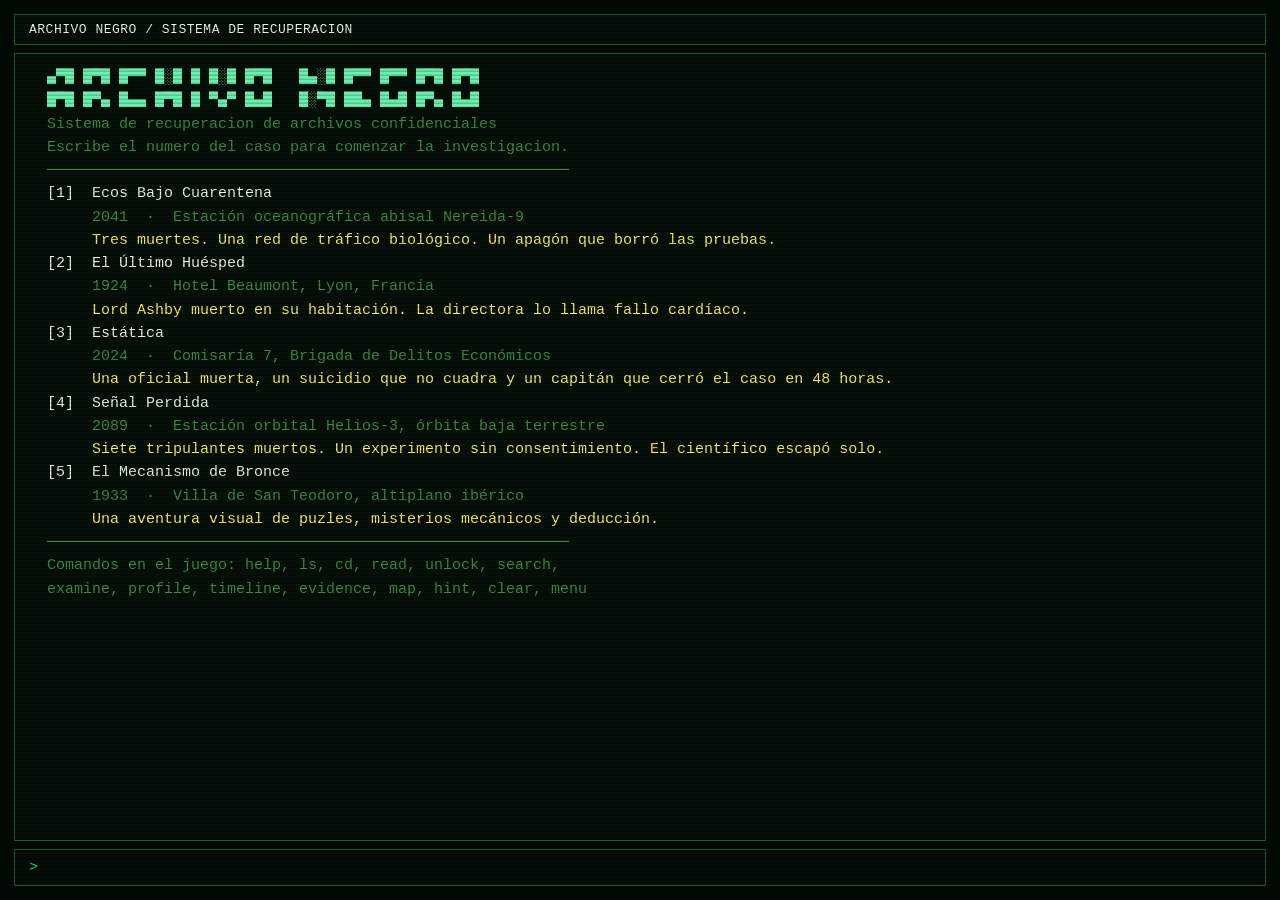
<file: index.html>
<!doctype html>
<html lang="es">
<head>
  <meta charset="UTF-8" />
  <meta name="viewport" content="width=device-width, initial-scale=1.0" />
  <title>ARCHIVO NEGRO — Juego de Detectives Terminal</title>
  <style>
    :root{--bg:#020904;--panel:#060f08;--green:#00e676;--dim:#4caf50;--muted:#388e3c;--warn:#ffee58;--bad:#ef5350;--good:#69f0ae;--white:#e8f5e9;--bdr:#1b5e20;}
    html,body{margin:0;width:100%;height:100%;background:var(--bg);color:var(--green);font-family:"Consolas","Courier New",monospace;font-size:15px;overflow:hidden;}
    body::before{content:"";position:fixed;inset:0;pointer-events:none;background:repeating-linear-gradient(to bottom,rgba(0,0,0,0) 0,rgba(0,0,0,0) 2px,rgba(0,0,0,.18) 3px,rgba(0,0,0,.18) 4px);z-index:10;}
    #app{box-sizing:border-box;width:100%;height:100%;padding:14px;display:grid;grid-template-rows:auto 1fr auto;gap:8px;}
    .hdr{border:1px solid var(--bdr);background:var(--panel);padding:7px 14px;display:flex;justify-content:space-between;color:var(--white);letter-spacing:.5px;font-size:13px;}
    #trm{border:1px solid var(--bdr);background:var(--panel);padding:12px 14px;overflow-y:auto;line-height:1.55;white-space:pre-wrap;}
    .prm{border:1px solid var(--bdr);background:#040c06;display:flex;align-items:center;gap:10px;padding:8px 14px;}
    #prl{color:var(--green);white-space:nowrap;user-select:none;}
    #cmd{flex:1;border:none;outline:none;background:transparent;color:var(--green);font:inherit;caret-color:var(--green);}
    .g{color:var(--green);}.m{color:var(--muted);}.w{color:var(--warn);}.b{color:var(--bad);}.ok{color:var(--good);}.wh{color:var(--white);}.cmd{color:#80cbc4;}
  </style>
</head>
<body>
<div id="app">
  <div class="hdr"><span id="ttl">ARCHIVO NEGRO / SISTEMA DE RECUPERACION</span><span id="sts"></span></div>
  <div id="trm"></div>
  <div class="prm"><span id="prl">&gt;</span><input id="cmd" type="text" autocomplete="off" spellcheck="false" autofocus /></div>
</div>
<script src="cases/case1.js"></script>
<script src="cases/case2.js"></script>
<script src="cases/case3.js"></script>
<script src="cases/case4.js"></script>
<script src="cases/case5.js"></script>
<script>
var CASES=[CASE1,CASE2,CASE3,CASE4,CASE5];

/* ==== ESTADO ==== */
var G={mode:"menu",ci:-1,cwd:[],unlocked:new Set(),revealed:new Set(),solved:false,hintIdx:0,history:[],hpos:-1,read:new Set()};

/* ==== DOM ==== */
var trm=document.getElementById("trm"),inp=document.getElementById("cmd"),ttl=document.getElementById("ttl"),sts=document.getElementById("sts"),prl=document.getElementById("prl");

/* ==== UTIL ==== */
function echo(t,c){var d=document.createElement("div");d.textContent=t;if(c)d.className=c;trm.appendChild(d);trm.scrollTop=trm.scrollHeight;}
function block(t,c){(t||"").split("\n").forEach(function(l){echo(l,c);});}
function nm(s){return(s||"").trim().toLowerCase();}
function cs(){return CASES[G.ci];}
function fp(w,n){return"/"+(w.length?w.join("/")+"/":"")+n;}
function ps(w){return"/"+(w||G.cwd).join("/");}
function nd(parts){var n=cs().filesystem;for(var i=0;i<parts.length;i++){if(!n||n.type!=="dir"||!n.children[parts[i]])return null;n=n.children[parts[i]];}return n;}
function cur(){return nd(G.cwd);}
function vis(n,node){return !node.hidden||G.revealed.has(fp(G.cwd,n));}
function upSts(){sts.textContent=ps();}

/* ==== COMANDOS ==== */
function doHelp(){
  echo("COMANDOS DISPONIBLES","ok");
  [
    "help                        muestra esta lista de comandos",
    "ls  /  dir                  lista archivos del directorio actual",
    "cd [carpeta | .. | /]       navega por los directorios",
    "read [archivo]              lee un archivo",
    "unlock [archivo] [clave]    desbloquea un archivo cifrado",
    "search [base] [termino]     busca en la base de datos del sistema",
    "examine [termino]           examina un objeto o concepto del caso",
    "profile [nombre]            muestra el perfil de un sospechoso",
    "timeline                    muestra la cronologia del caso",
    "evidence                    lista los archivos que has leido",
    "map                         muestra el mapa de la ubicacion",
    "hint                        pista del siguiente paso",
    "clear                       limpia la pantalla",
    "menu                        vuelve al selector de casos"
  ].forEach(function(l){echo("  "+l,"m");});
}

function doLs(){
  var d=cur();if(!d){echo("Error: directorio no valido.","b");return;}
  var entries=Object.entries(d.children).filter(function(e){return vis(e[0],e[1]);}).sort(function(a,b){if(a[1].type!==b[1].type)return a[1].type==="dir"?-1:1;return a[0].localeCompare(b[0]);});
  if(!entries.length){echo("(directorio vacio)","m");return;}
  entries.forEach(function(e){var lk=e[1].locked&&!G.unlocked.has(fp(G.cwd,e[0]))?" [CIFRADO]":"";var rd=e[1].type==="file"&&G.read.has(fp(G.cwd,e[0]))?" [LEIDO]":"";echo("  "+(e[1].type==="dir"?"[DIR] ":"[FILE] ")+e[0]+lk+rd,e[1].type==="dir"?"ok":"g");});
}

function doCd(a){
  if(!a){echo("Uso: cd [carpeta | .. | /]","w");return;}
  if(a==="/"){G.cwd=[];}else if(a===".."){G.cwd=G.cwd.slice(0,-1);}
  else{var d=cur();var ch=d&&d.children[a];if(!ch||ch.type!=="dir"){echo("Carpeta no encontrada: "+a,"b");return;}G.cwd=[...G.cwd,a];}
  upSts();echo("  → "+ps(),"m");
}

function doRead(a){
  if(!a){echo("Uso: read [archivo]","w");return;}
  var d=cur();var node=d&&d.children[a];
  if(!node||node.type!=="file"){echo("Archivo no encontrado: "+a,"b");return;}
  var p=fp(G.cwd,a);
  if(node.hidden&&!G.revealed.has(p)){echo("Acceso denegado: archivo no indexado.","b");return;}
  if(node.locked&&!G.unlocked.has(p)){echo("Archivo cifrado. Usa: unlock "+a+" [contrasena]","w");return;}
  echo("┌── "+a+" "+"─".repeat(Math.max(0,52-a.length)),"ok");
  block(node.content);
  echo("└"+"─".repeat(55),"ok");
  G.read.add(p);
  if(a===cs().solveFile && !G.solved){
    G.solved=true;
    echo("","");
    echo("  ██████╗ ███████╗██████╗ ██████╗  ██████╗","ok");
    echo("  ██╔════╝██╔════╝██╔══██╗██╔══██╗██╔═══██╗","ok");
    echo("  ██║     █████╗  ██████╔╝██████╔╝██║   ██║","ok");
    echo("  ██║     ██╔══╝  ██╔══██╗██╔══██╗██║   ██║","ok");
    echo("  ╚██████╗███████╗██║  ██║██║  ██║╚██████╔╝","ok");
    echo("   ╚═════╝╚══════╝╚═╝  ╚═╝╚═╝  ╚═╝ ╚═════╝","ok");
    echo("  CASO CERRADO — escribe menu para elegir otro","m");
  }
}

function doUnlock(a){
  var pts=(a||"").trim().split(/\s+/);if(pts.length<2){echo("Uso: unlock [archivo] [contrasena]","w");return;}
  var fn=pts[0];var pw=pts.slice(1).join(" ");
  var d=cur();var node=d&&d.children[fn];
  if(!node||node.type!=="file"){echo("Archivo no encontrado: "+fn,"b");return;}
  if(!node.locked){echo("Este archivo no esta cifrado.","m");return;}
  var p=fp(G.cwd,fn);
  if(G.unlocked.has(p)){echo("Ya estaba desbloqueado.","m");return;}
  if(nm(pw)===nm(node.password)){G.unlocked.add(p);echo("Acceso concedido. Desbloqueado: "+fn,"ok");echo("  Usa 'read "+fn+"' para ver su contenido.","m");}
  else echo("Contrasena incorrecta.","b");
}

function doSearch(a){
  var pts=(a||"").trim().split(/\s+/);if(pts.length<2){echo("Uso: search [base_de_datos] [termino]","w");return;}
  var db=pts[0];var kw=pts.slice(1).join(" ");
  var dbs=cs().databases;var dbo=dbs[nm(db)];
  if(!dbo){echo("Base de datos no reconocida: "+db,"b");return;}
  var hit=dbo[nm(kw)];
  if(!hit){echo("Sin resultados para '"+kw+"' en "+db+".","w");return;}
  echo("[ BUSQUEDA: "+db+" / "+kw+" ]","ok");echo(hit.text);
  hit.reveal.forEach(function(p){G.revealed.add(p);});
  if(hit.reveal.length){echo("Nuevos archivos accesibles:","ok");hit.reveal.forEach(function(p){echo("  + "+p,"w");});}
}

function doExamine(a){
  if(!a){echo("Uso: examine [termino]","w");return;}
  var ex=cs().examine;if(!ex){echo("No hay datos de analisis en este caso.","m");return;}
  var key=nm(a);
  var hit=null;
  // exact match first
  if(ex[key])hit=ex[key];
  else{// partial match
    var keys=Object.keys(ex);for(var i=0;i<keys.length;i++){if(keys[i].indexOf(key)>=0||key.indexOf(keys[i])>=0){hit=ex[keys[i]];break;}}}
  if(!hit){echo("No hay informacion sobre '"+a+"'. Prueba con otra palabra clave.","w");return;}
  echo("[ ANALISIS: "+a+" ]","ok");
  block(hit);
}

function doProfile(a){
  if(!a){echo("Uso: profile [nombre]","w");return;}
  var pr=cs().profiles;if(!pr){echo("No hay perfiles en este caso.","m");return;}
  var key=nm(a);
  var hit=pr[key];
  if(!hit){// partial
    var keys=Object.keys(pr);for(var i=0;i<keys.length;i++){if(keys[i].indexOf(key)>=0){hit=pr[keys[i]];break;}}}
  if(!hit){echo("Perfil no encontrado: "+a+". Perfiles disponibles: "+Object.keys(pr).join(", "),"w");return;}
  echo("[ PERFIL ]","ok");
  block(hit);
}

function doTimeline(){
  var tl=cs().timeline;if(!tl||!tl.length){echo("No hay cronologia disponible para este caso.","m");return;}
  echo("[ CRONOLOGIA DEL CASO ]","ok");
  tl.forEach(function(ev){
    var visible=!ev.trigger||G.read.has(ev.trigger);
    if(visible)echo("  "+ev.time.padEnd(18)+" "+ev.event,"g");
    else echo("  "+ev.time.padEnd(18)+" [EVENTO BLOQUEADO — lee mas archivos para revelar]","m");
  });
  echo("","");
  var hasBlocked=tl.some(function(ev){return ev.trigger&&!G.read.has(ev.trigger);});
  if(hasBlocked)echo("  Lee mas archivos para desbloquear eventos ocultos.","m");
}

function doEvidence(){
  if(!G.read.size){echo("No has leido ningun archivo todavia. Usa read [archivo] para empezar.","w");return;}
  echo("[ ARCHIVOS REVISADOS — TOTAL: "+G.read.size+" ]","ok");
  var sorted=Array.from(G.read).sort();
  sorted.forEach(function(p){echo("  ✓  "+p,"g");});
}

function doMap(){
  var m=cs().map;if(!m){echo("No hay mapa disponible para este caso.","m");return;}
  echo("[ MAPA ]","ok");
  block(m);
}

function doHint(){var hints=cs().hints;echo("[PISTA "+(G.hintIdx+1)+"] "+hints[G.hintIdx%hints.length],"w");G.hintIdx++;}
function doClear(){trm.innerHTML="";}

function doMenu(){
  G={mode:"menu",ci:-1,cwd:[],unlocked:new Set(),revealed:new Set(),solved:false,hintIdx:0,history:G.history,hpos:-1,read:new Set()};
  trm.innerHTML="";ttl.textContent="ARCHIVO NEGRO / SELECTOR DE CASO";sts.textContent="";prl.textContent=">";
  drawMenu();
}

/* ==== DISPATCHER ==== */
function run(raw){
  var input=raw.trim();if(!input)return;
  G.history.unshift(input);if(G.history.length>80)G.history.pop();G.hpos=-1;
  if(G.mode==="menu"){var k=parseInt(input,10);if(k>=1&&k<=CASES.length)startCase(k-1);else echo("Escribe un numero del 1 al "+CASES.length+".","w");return;}
  echo(ps()+"$ "+input,"cmd");
  var pts=input.trim().split(/\s+/);var cmd=nm(pts[0]);var args=pts.slice(1).join(" ");
  switch(cmd){
    case"help":doHelp();break;
    case"ls":case"dir":doLs();break;
    case"cd":doCd(args);break;
    case"read":doRead(args);break;
    case"unlock":doUnlock(args);break;
    case"search":doSearch(args);break;
    case"examine":doExamine(args);break;
    case"profile":doProfile(args);break;
    case"timeline":doTimeline();break;
    case"evidence":doEvidence();break;
    case"map":doMap();break;
    case"hint":doHint();break;
    case"clear":doClear();break;
    case"menu":doMenu();break;
    default:echo("Comando no reconocido. Escribe help para ver los comandos disponibles.","b");
  }
}

/* ==== ARRANQUE ==== */
function startCase(idx){
  var c=CASES[idx];
  if(c.launch){
    window.location.href=c.launch;
    return;
  }
  G={mode:"playing",ci:idx,cwd:[],unlocked:new Set(),revealed:new Set(c.startFiles),solved:false,hintIdx:0,history:G.history,hpos:-1,read:new Set()};
  trm.innerHTML="";ttl.textContent="[CASO "+(idx+1)+"] "+c.title.toUpperCase();upSts();
  echo("═".repeat(60),"ok");
  echo("  "+c.title,"ok");
  echo("  "+c.setting+" — "+c.year,"m");
  echo("  "+c.tagline,"w");
  echo("═".repeat(60),"ok");
  echo("","");
  block(c.intro);
  echo("","");
  echo("Escribe  help      para ver todos los comandos.","m");
  echo("Escribe  ls        para explorar archivos.","m");
  echo("Escribe  map       para ver el mapa de la ubicacion.","m");
  echo("Escribe  timeline  para ver la cronologia del caso.","m");
  echo("","");
}

/* ==== MENU ==== */
function drawMenu(){
  echo("","");
  echo("  ▄▀█ █▀█ █▀▀ █░█ █ █░█ █▀█   █▄░█ █▀▀ █▀▀ █▀█ █▀█","ok");
  echo("  █▀█ █▀▄ █▄▄ █▀█ █ ▀▄▀ █▄█   █░▀█ ██▄ █▄█ █▀▄ █▄█","ok");
  echo("","");
  echo("  Sistema de recuperacion de archivos confidenciales","m");
  echo("  Escribe el numero del caso para comenzar la investigacion.","m");
  echo("","");
  echo("  "+"─".repeat(58),"m");
  CASES.forEach(function(c,i){
    echo("  ["+(i+1)+"]  "+c.title,"wh");
    echo("       "+c.year+"  ·  "+c.setting,"m");
    echo("       "+c.tagline,"w");
    echo("","");
  });
  echo("  "+"─".repeat(58),"m");
  echo("","");
  echo("  Comandos en el juego: help, ls, cd, read, unlock, search,","m");
  echo("  examine, profile, timeline, evidence, map, hint, clear, menu","m");
}

/* ==== INPUT ==== */
inp.addEventListener("keydown",function(e){
  if(e.key==="Enter"){var v=inp.value;inp.value="";run(v);}
  else if(e.key==="ArrowUp"){if(G.history.length){G.hpos=Math.min(G.hpos+1,G.history.length-1);inp.value=G.history[G.hpos];}}
  else if(e.key==="ArrowDown"){G.hpos=Math.max(G.hpos-1,-1);inp.value=G.hpos>=0?G.history[G.hpos]:"";}
});
document.addEventListener("click",function(){inp.focus();});
drawMenu();
</script>
</body>
</html>
</file>
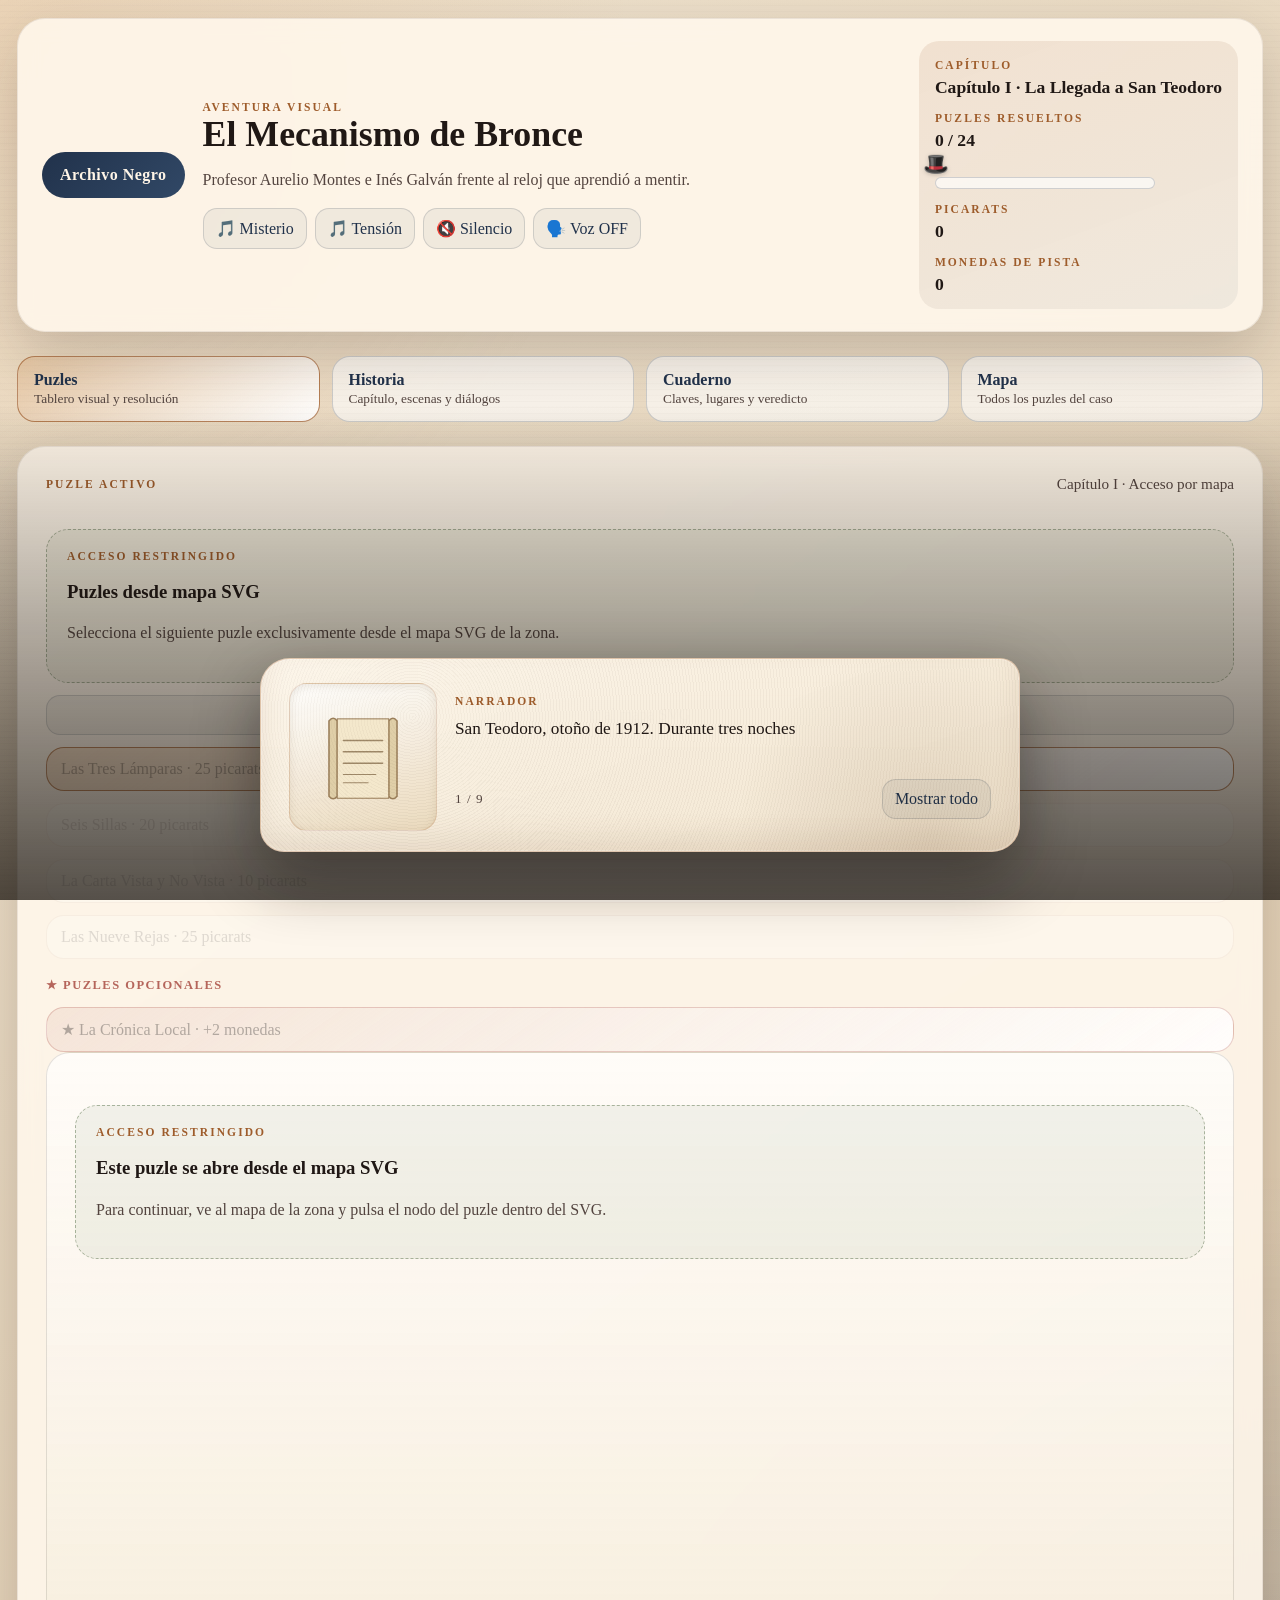
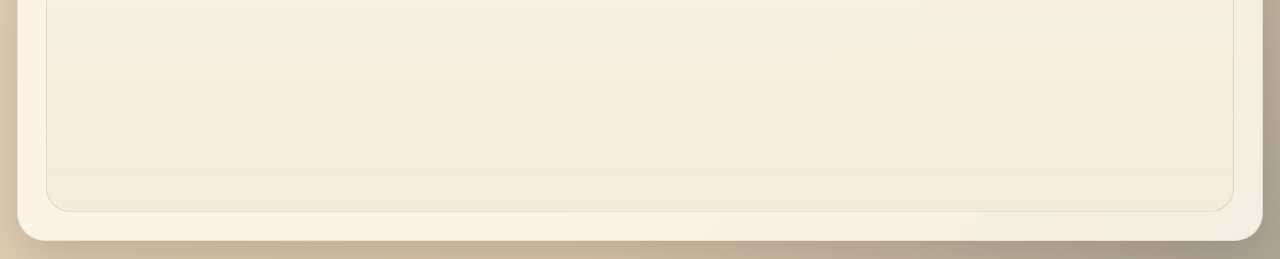
<file: case5/index.html>
<!doctype html>
<html lang="es">
<head>
  <meta charset="UTF-8" />
  <meta name="viewport" content="width=device-width, initial-scale=1.0" />
  <title>El Mecanismo de Bronce</title>
  <link rel="stylesheet" href="styles.css" />
</head>
<body>
  <div class="app-shell">
    <header class="masthead">
      <a class="back-link" href="../index.html">Archivo Negro</a>
      <div class="brand-copy">
        <p class="eyebrow">Aventura visual</p>
        <h1>El Mecanismo de Bronce</h1>
        <p class="subtitle">Profesor Aurelio Montes e Inés Galván frente al reloj que aprendió a mentir.</p>
        <div class="audio-controls" id="audioControls">
          <button id="musicMystery" class="tiny-button" type="button">🎵 Misterio</button>
          <button id="musicTension" class="tiny-button" type="button">🎵 Tensión</button>
          <button id="musicSilence" class="tiny-button" type="button">🔇 Silencio</button>
          <button id="voiceToggle" class="tiny-button" type="button">🗣️ Voz OFF</button>
        </div>
      </div>
      <div class="status-panel">
        <div>
          <span class="status-label">Capítulo</span>
          <strong id="chapterBadge"></strong>
        </div>
        <div>
          <span class="status-label">Puzles resueltos</span>
          <strong id="progressBadge"></strong>
          <div class="progress-rail" id="progressRail">
            <div id="progressFill" class="progress-fill"></div>
            <div id="progressHat" class="progress-hat" aria-hidden="true">🎩</div>
          </div>
        </div>
        <div>
          <span class="status-label">Picarats</span>
          <strong id="scoreBadge"></strong>
        </div>
        <div>
          <span class="status-label">Monedas de pista</span>
          <strong id="hintCoinBadge"></strong>
        </div>
      </div>
    </header>

    <nav id="viewNav" class="view-nav"></nav>

    <main class="main-grid">
      <section id="storyPanel" class="panel story-panel">
        <div class="panel-topline">
          <p class="eyebrow">Historia</p>
          <button id="resetButton" class="ghost-button" type="button">Reiniciar progreso</button>
        </div>
        <div id="chapterTabs" class="chapter-tabs"></div>
        <article id="sceneCard" class="scene-card"></article>
      </section>

      <section id="puzzlePanel" class="panel puzzle-panel">
        <div class="panel-topline">
          <p class="eyebrow">Puzle activo</p>
          <div id="puzzleMeta" class="puzzle-meta"></div>
        </div>
        <div id="puzzleList" class="puzzle-list"></div>
        <div id="puzzleStage" class="puzzle-stage"></div>
      </section>

      <aside id="notebookPanel" class="panel side-panel">
        <div class="panel-topline">
          <p class="eyebrow">Cuaderno de Inés</p>
        </div>
        <div class="notes-panel">
          <label class="notes-label" for="notesInput">Notas de investigación</label>
          <textarea id="notesInput" class="notes-input" placeholder="Escribe aquí tus teorías, contraseñas, sospechosos, horarios y conexiones..."></textarea>
          <div class="notes-actions">
            <button id="clearNotesButton" class="ghost-button" type="button">Limpiar notas</button>
            <span id="notesStatus" class="notes-status"></span>
          </div>
        </div>
        <div class="divider"></div>
        <h2>Monedas de pista</h2>
        <div id="hintCoinLedger" class="clue-list"></div>
        <div id="locationDeck" class="location-deck"></div>
        <div class="divider"></div>
        <h2>Claves reunidas</h2>
        <div id="clueList" class="clue-list"></div>
        <div class="divider"></div>
        <h2>Veredicto</h2>
        <div id="finalCard" class="final-card"></div>
        <div class="divider"></div>
        <h2>Diario de Inés</h2>
        <div id="diaryList" class="clue-list"></div>
        <div class="divider"></div>
        <h2>Colección de objetos</h2>
        <div id="collectibleGrid" class="location-deck"></div>
      </aside>

      <section id="mapPanel" class="panel map-panel">
        <div class="panel-topline">
          <p class="eyebrow">Mapa de investigación</p>
          <p class="puzzle-meta">Pulsa cualquier nodo para ir directamente a ese puzle</p>
        </div>
        <div id="mapGrid" class="map-grid"></div>
      </section>
    </main>
  </div>

    <div id="dialogueOverlay" class="dialogue-overlay">
      <div class="dialogue-box">
        <div id="dialoguePortrait" class="dialogue-portrait" aria-hidden="true"></div>
        <div class="dialogue-main">
        <p class="eyebrow" id="dialogueSpeaker"></p>
        <p id="dialogueText" class="dialogue-text"></p>
        <div class="dialogue-footer">
          <span id="dialogueCounter" class="dialogue-counter"></span>
          <button id="dialogueNext" class="answer-button" type="button">Siguiente →</button>
        </div>
        </div>
      </div>
    </div>

    <div id="puzzleAnnounce" class="puzzle-announce-overlay"></div>
    <div id="chapterTransition" class="chapter-transition-overlay"></div>
    <div id="fxOverlay" class="fx-overlay" aria-hidden="true"></div>

  <template id="feedbackTemplate">
    <div class="feedback-card">
      <p class="eyebrow">Resolución</p>
      <h3></h3>
      <p class="feedback-copy"></p>
    </div>
  </template>

  <script src="game.js"></script>
</body>
</html>
</file>
<file: case5/styles.css>
﻿:root {
  --ink: #201815;
  --ink-soft: #53443f;
  --paper: #f5ebd8;
  --paper-strong: #fff5e7;
  --copper: #9e5c2b;
  --copper-bright: #d48b47;
  --navy: #21324b;
  --navy-soft: #314866;
  --moss: #5f7650;
  --rose: #b5655b;
  --line: rgba(32, 24, 21, 0.12);
  --shadow: 0 22px 55px rgba(32, 24, 21, 0.18);
}

* {
  box-sizing: border-box;
}

html,
body {
  margin: 0;
  min-height: 100%;
  background:
    radial-gradient(circle at top left, rgba(212, 139, 71, 0.18), transparent 28%),
    radial-gradient(circle at bottom right, rgba(49, 72, 102, 0.24), transparent 30%),
    linear-gradient(145deg, #efe3cf 0%, #dcc6a8 100%);
  color: var(--ink);
  font-family: "Palatino Linotype", "Book Antiqua", Georgia, serif;
}

body::before {
  content: "";
  position: fixed;
  inset: 0;
  pointer-events: none;
  background:
    linear-gradient(rgba(255, 255, 255, 0.28), rgba(255, 255, 255, 0)),
    repeating-linear-gradient(
      0deg,
      rgba(32, 24, 21, 0.02),
      rgba(32, 24, 21, 0.02) 1px,
      transparent 1px,
      transparent 6px
    );
  mix-blend-mode: multiply;
}

.app-shell {
  width: min(1500px, calc(100vw - 34px));
  margin: 18px auto;
  display: grid;
  gap: 24px;
}

.masthead,
.panel {
  background: rgba(255, 248, 236, 0.88);
  border: 1px solid rgba(32, 24, 21, 0.08);
  box-shadow: var(--shadow);
  backdrop-filter: blur(10px);
}

.masthead {
  display: grid;
  grid-template-columns: auto 1fr auto;
  gap: 18px;
  padding: 22px 24px;
  align-items: center;
  border-radius: 28px;
}

.back-link,
.ghost-button,
.chapter-tab,
.puzzle-chip,
.option-card,
.tiny-button,
.slot-card,
.fragment-card,
.cup,
.word-chip,
.location-node,
.answer-button {
  transition: transform 160ms ease, box-shadow 160ms ease, background-color 160ms ease, border-color 160ms ease, color 160ms ease;
}

.back-link,
.ghost-button,
.chapter-tab,
.puzzle-chip,
.option-card,
.tiny-button,
.slot-card,
.fragment-card,
.word-chip,
.location-node,
.answer-button {
  cursor: pointer;
}

.back-link {
  display: inline-flex;
  align-items: center;
  justify-content: center;
  min-height: 46px;
  padding: 0 18px;
  border-radius: 999px;
  text-decoration: none;
  color: var(--paper-strong);
  background: linear-gradient(135deg, var(--navy), var(--navy-soft));
  font-weight: 700;
  letter-spacing: 0.03em;
}

.back-link:hover,
.ghost-button:hover,
.chapter-tab:hover,
.puzzle-chip:hover,
.option-card:hover,
.tiny-button:hover,
.slot-card:hover,
.fragment-card:hover,
.word-chip:hover,
.location-node:hover,
.answer-button:hover {
  transform: translateY(-2px);
  box-shadow: 0 10px 24px rgba(32, 24, 21, 0.14);
}

.brand-copy h1 {
  margin: 4px 0 8px;
  font-size: clamp(2rem, 2.8vw, 3.4rem);
  line-height: 0.98;
}

.subtitle,
.scene-body,
.location-copy,
.clue-copy,
.feedback-copy,
.final-card p,
.option-caption,
.puzzle-intro,
.puzzle-instruction {
  color: var(--ink-soft);
  line-height: 1.55;
}

.eyebrow,
.status-label {
  margin: 0;
  text-transform: uppercase;
  letter-spacing: 0.18em;
  font-size: 0.72rem;
  color: var(--copper);
  font-weight: 700;
}

.status-panel {
  display: grid;
  gap: 10px;
  padding: 14px 16px;
  border-radius: 20px;
  min-width: 220px;
  background: linear-gradient(160deg, rgba(158, 92, 43, 0.12), rgba(33, 50, 75, 0.06));
}

.status-panel strong {
  display: block;
  margin-top: 4px;
  font-size: 1.1rem;
}

.view-nav {
  display: grid;
  grid-template-columns: repeat(4, minmax(0, 1fr));
  gap: 12px;
}

.view-tab {
  border: 1px solid rgba(33, 50, 75, 0.2);
  border-radius: 18px;
  padding: 14px 16px;
  background: rgba(255, 255, 255, 0.62);
  color: var(--navy);
  font: inherit;
  text-align: left;
  cursor: pointer;
  transition: transform 160ms ease, box-shadow 160ms ease, border-color 160ms ease, background-color 160ms ease;
}

.view-tab strong {
  display: block;
  font-size: 1rem;
}

.view-tab small {
  display: block;
  margin-top: 2px;
  color: var(--ink-soft);
}

.view-tab:hover {
  transform: translateY(-2px);
  box-shadow: 0 10px 24px rgba(32, 24, 21, 0.14);
}

.view-tab.active {
  border-color: rgba(158, 92, 43, 0.7);
  background: linear-gradient(145deg, rgba(212, 139, 71, 0.24), rgba(255, 255, 255, 0.95));
}

.main-grid {
  display: block;
}

.panel {
  border-radius: 28px;
  padding: 28px;
  display: none;
  opacity: 0;
}

.panel.active {
  display: block;
  animation: panelAppear 220ms cubic-bezier(0.22, 1, 0.36, 1) forwards;
}

@keyframes panelAppear {
  from { opacity: 0; transform: translateY(8px); }
  to   { opacity: 1; transform: translateY(0); }
}

.panel-topline {
  display: flex;
  align-items: center;
  justify-content: space-between;
  gap: 12px;
  margin-bottom: 12px;
}

.ghost-button {
  border: 1px solid rgba(33, 50, 75, 0.16);
  background: rgba(33, 50, 75, 0.06);
  color: var(--navy);
  border-radius: 999px;
  padding: 10px 14px;
  font: inherit;
}

.chapter-tabs,
.puzzle-list,
.option-grid,
.location-deck,
.clue-list,
.word-grid,
.button-row,
.assignment-grid,
.fragment-grid,
.time-grid {
  display: grid;
  gap: 12px;
}

.chapter-tabs {
  grid-template-columns: repeat(3, minmax(0, 1fr));
  margin-bottom: 16px;
}

.chapter-tab,
.puzzle-chip {
  border: 1px solid rgba(158, 92, 43, 0.14);
  background: rgba(255, 255, 255, 0.56);
  border-radius: 18px;
  padding: 12px 14px;
  font: inherit;
  text-align: left;
}

.chapter-tab.active,
.puzzle-chip.active,
.option-card.selected,
.fragment-card.active,
.slot-card.filled,
.word-chip.selected,
.location-node.selected,
.answer-button.selected {
  border-color: rgba(158, 92, 43, 0.7);
  background: linear-gradient(145deg, rgba(212, 139, 71, 0.22), rgba(255, 255, 255, 0.9));
}

.chapter-tab.locked,
.puzzle-chip.locked {
  opacity: 0.42;
  cursor: not-allowed;
}

.scene-card,
.puzzle-stage,
.location-card,
.clue-card,
.feedback-card,
.final-card {
  border-radius: 24px;
  border: 1px solid var(--line);
  background: linear-gradient(180deg, rgba(255, 255, 255, 0.72), rgba(245, 235, 216, 0.96));
}

.scene-card {
  padding: 22px;
  position: relative;
  overflow: hidden;
}

.scene-card::after,
.puzzle-stage::after,
.final-card::after {
  content: "";
  position: absolute;
  inset: auto -10% -35% 30%;
  height: 150px;
  background: radial-gradient(circle, rgba(212, 139, 71, 0.22), transparent 68%);
  pointer-events: none;
}

.scene-card h2,
.puzzle-stage h2,
.final-card h2 {
  margin: 0 0 8px;
  font-size: 1.75rem;
}

.scene-illustration {
  margin: 14px 0 18px;
  border: 1px solid rgba(32, 24, 21, 0.12);
  border-radius: 16px;
  overflow: hidden;
  background: rgba(255, 255, 255, 0.72);
}

.scene-illustration img {
  display: block;
  width: 100%;
  height: auto;
}

.scene-dialogue {
  display: grid;
  gap: 12px;
  margin-top: 18px;
}

.speech {
  padding: 14px 16px;
  border-radius: 18px;
  background: rgba(255, 255, 255, 0.72);
  border: 1px solid rgba(32, 24, 21, 0.08);
}

.speech strong {
  display: block;
  margin-bottom: 5px;
  color: var(--navy);
}

.story-objective {
  margin-top: 18px;
  padding: 14px 16px;
  border-left: 4px solid var(--copper);
  background: rgba(158, 92, 43, 0.08);
  border-radius: 0 18px 18px 0;
}

.puzzle-meta {
  color: var(--ink-soft);
  font-size: 0.95rem;
}

.puzzle-stage {
  position: relative;
  min-height: 760px;
  padding: 28px;
  overflow: hidden;
}

.puzzle-stage.solved {
  border-color: rgba(95, 118, 80, 0.4);
}

.puzzle-board,
.visual-grid,
.lamp-layout,
.diagram-grid,
.choice-visual,
.cup-row,
.switch-row,
.inspector-grid,
.time-display,
.fragment-grid,
.assignment-grid,
.location-map {
  display: grid;
  gap: 14px;
}

.puzzle-header {
  display: flex;
  justify-content: space-between;
  gap: 16px;
  align-items: flex-start;
}

.puzzle-header h2 {
  margin-bottom: 4px;
}

.picarats {
  padding: 9px 12px;
  border-radius: 999px;
  background: rgba(33, 50, 75, 0.08);
  color: var(--navy);
  font-weight: 700;
}

.puzzle-board {
  margin-top: 18px;
}

.option-grid {
  grid-template-columns: repeat(2, minmax(0, 1fr));
}

.option-card,
.slot-card,
.fragment-card,
.word-chip,
.location-node,
.answer-button {
  border: 1px solid rgba(32, 24, 21, 0.1);
  background: rgba(255, 255, 255, 0.72);
  border-radius: 20px;
  padding: 14px;
  font: inherit;
  color: inherit;
  text-align: left;
}

.option-visual {
  min-height: 108px;
  display: grid;
  place-items: center;
  border-radius: 16px;
  background: linear-gradient(145deg, rgba(33, 50, 75, 0.06), rgba(158, 92, 43, 0.08));
  color: var(--navy);
  font-weight: 700;
  letter-spacing: 0.04em;
  padding: 10px;
  white-space: pre-wrap;
}

.option-card strong,
.location-card strong,
.clue-card strong,
.final-card strong {
  display: block;
  margin: 10px 0 6px;
}

.choice-visual.card-face {
  width: 90px;
  height: 126px;
  border-radius: 20px;
  border: 2px solid rgba(33, 50, 75, 0.16);
  background: linear-gradient(155deg, #fffef8, #ead6b9);
  display: grid;
  place-items: center;
  font-size: 2rem;
}

.diagram-grid {
  grid-template-columns: repeat(3, 14px);
  justify-content: center;
}

.diagram-grid span,
.lamp-bulb,
.coin,
.cup,
.mini-tile,
.dot {
  display: inline-grid;
  place-items: center;
}

.dot {
  width: 12px;
  height: 12px;
  border-radius: 50%;
  background: var(--navy);
}

.lamp-layout {
  grid-template-columns: repeat(3, minmax(0, 1fr));
}

.switch-card,
.lamp-card,
.inspector-card,
.number-card,
.box-card,
.path-card {
  border: 1px solid rgba(32, 24, 21, 0.08);
  border-radius: 20px;
  padding: 16px;
  background: rgba(255, 255, 255, 0.74);
}

.switch-row,
.button-row,
.inspector-grid,
.time-grid,
.word-grid,
.location-map {
  grid-template-columns: repeat(auto-fit, minmax(90px, 1fr));
}

.tiny-button,
.answer-button {
  border: 1px solid rgba(33, 50, 75, 0.16);
  border-radius: 14px;
  padding: 10px 12px;
  background: rgba(33, 50, 75, 0.06);
  font: inherit;
  color: var(--navy);
}

.tiny-button:disabled {
  opacity: 0.45;
  cursor: not-allowed;
}

.lamp-bulb {
  width: 76px;
  height: 76px;
  border-radius: 50%;
  margin: 0 auto 12px;
  background: radial-gradient(circle at 30% 30%, #fffdf7, #d7c7b0);
  border: 2px solid rgba(32, 24, 21, 0.1);
  box-shadow: inset 0 -12px 18px rgba(32, 24, 21, 0.08);
}

.lamp-bulb.lit {
  background: radial-gradient(circle at center, #fff9c4, #ffcf73 58%, #e6a95f 100%);
  box-shadow: 0 0 28px rgba(255, 207, 115, 0.72);
}

.lamp-bulb.warm {
  background: radial-gradient(circle at center, #fff5df, #f2c27d 72%, #d1a16c 100%);
}

.inspector-card.selected {
  border-color: rgba(158, 92, 43, 0.7);
}

.time-display {
  grid-template-columns: repeat(2, minmax(0, 1fr));
}

.digit-box {
  border-radius: 18px;
  padding: 18px 16px;
  text-align: center;
  font-size: 2rem;
  font-weight: 700;
  background: rgba(33, 50, 75, 0.08);
}

.assignment-grid {
  grid-template-columns: repeat(2, minmax(0, 1fr));
}

.slot-card small,
.fragment-card small,
.location-card small,
.clue-card small {
  display: block;
  text-transform: uppercase;
  letter-spacing: 0.14em;
  color: var(--copper);
  margin-bottom: 6px;
}

.cup-row {
  grid-template-columns: repeat(10, minmax(0, 1fr));
}

.cup {
  border: 1px solid rgba(32, 24, 21, 0.12);
  border-radius: 18px;
  min-height: 88px;
  background: rgba(255, 255, 255, 0.7);
  font-size: 1.8rem;
}

.cup.flipped {
  background: linear-gradient(145deg, rgba(212, 139, 71, 0.24), rgba(255, 255, 255, 0.8));
}

.word-grid {
  grid-template-columns: repeat(2, minmax(0, 1fr));
}

.word-chip,
.location-node {
  text-align: center;
  font-weight: 700;
  letter-spacing: 0.04em;
}

.location-card,
.clue-card,
.final-card {
  padding: 18px;
}

.divider {
  height: 1px;
  background: linear-gradient(90deg, transparent, rgba(32, 24, 21, 0.16), transparent);
  margin: 18px 0;
}

.clue-list {
  max-height: 340px;
  overflow: auto;
}

.feedback-card {
  margin-top: 24px;
  padding: 20px;
  border: 1px dashed rgba(95, 118, 80, 0.5);
  background: rgba(95, 118, 80, 0.08);
  border-radius: 22px;
}

.guide-list {
  margin: 0;
  padding-left: 20px;
  color: var(--ink-soft);
  line-height: 1.6;
}

.guide-list li + li {
  margin-top: 8px;
}

.notes-panel {
  display: grid;
  gap: 10px;
}

.notes-label {
  font-weight: 700;
  color: var(--navy);
}

.notes-input {
  width: 100%;
  min-height: 220px;
  resize: vertical;
  border: 1px solid rgba(33, 50, 75, 0.18);
  border-radius: 18px;
  padding: 14px 16px;
  background: rgba(255, 255, 255, 0.76);
  color: var(--ink);
  font: inherit;
  line-height: 1.6;
}

.notes-actions {
  display: flex;
  align-items: center;
  justify-content: space-between;
  gap: 12px;
}

.notes-status {
  color: var(--moss);
  font-size: 0.92rem;
}

.hint-stack {
  display: grid;
  gap: 12px;
  margin: 12px 0 16px;
}

.puzzle-mural {
  margin-top: 10px;
  padding: 14px 16px;
  border-radius: 16px;
  border: 1px solid rgba(33, 50, 75, 0.14);
  background:
    linear-gradient(150deg, rgba(33, 50, 75, 0.1), rgba(158, 92, 43, 0.12)),
    repeating-linear-gradient(
      0deg,
      rgba(255, 255, 255, 0.4),
      rgba(255, 255, 255, 0.4) 1px,
      transparent 1px,
      transparent 7px
    );
  color: var(--navy);
  font-family: "Consolas", "Courier New", monospace;
  font-size: 0.88rem;
  line-height: 1.4;
  letter-spacing: 0.02em;
  white-space: pre-wrap;
}

.context-grid {
  margin-top: 14px;
  display: grid;
  grid-template-columns: repeat(2, minmax(0, 1fr));
  gap: 12px;
}

.context-card {
  border: 1px solid rgba(32, 24, 21, 0.1);
  background: rgba(255, 255, 255, 0.72);
  border-radius: 16px;
  padding: 12px 14px;
}

.context-card h3 {
  margin: 0 0 6px;
  color: var(--navy);
  font-size: 1rem;
}

.solved-banner {
  display: inline-flex;
  align-items: center;
  gap: 8px;
  padding: 8px 12px;
  border-radius: 999px;
  background: rgba(95, 118, 80, 0.14);
  color: #3c5330;
  font-weight: 700;
}

@media (max-width: 1180px) {
  .puzzle-stage {
    min-height: 0;
  }

  .chapter-tabs {
    grid-template-columns: repeat(2, minmax(0, 1fr));
  }
}

@media (max-width: 760px) {
  .app-shell {
    width: min(100vw - 16px, 1400px);
    margin: 8px auto 16px;
  }

  .view-nav {
    grid-template-columns: repeat(2, minmax(0, 1fr));
  }

  .masthead {
    grid-template-columns: 1fr;
  }

  .chapter-tabs,
  .option-grid,
  .assignment-grid,
  .word-grid,
  .lamp-layout,
  .time-display {
    grid-template-columns: 1fr;
  }

  .context-grid {
    grid-template-columns: 1fr;
  }

  .cup-row {
    grid-template-columns: repeat(5, minmax(0, 1fr));
  }

  .map-hub {
    min-width: 104px;
    padding: 6px 9px;
  }

  .map-hub span {
    font-size: 0.76rem;
  }
}

/* ── Dialogue overlay ─────────────────────────────────── */
.dialogue-overlay {
  position: fixed;
  inset: 0;
  z-index: 9000;
  display: flex;
  align-items: flex-end;
  justify-content: center;
  padding: 0 20px 48px;
  pointer-events: none;
  opacity: 0;
  transition: opacity 220ms ease;
  background: linear-gradient(to top, rgba(20, 15, 10, 0.72) 0%, transparent 55%);
}

.dialogue-overlay.visible {
  opacity: 1;
  pointer-events: all;
}

.dialogue-box {
  width: min(760px, 100%);
  background: linear-gradient(160deg, rgba(255, 248, 236, 0.97), rgba(245, 232, 210, 0.99));
  border: 1px solid rgba(158, 92, 43, 0.28);
  border-radius: 30px 20px 28px 24px;
  padding: 24px 28px 20px;
  box-shadow: 0 24px 64px rgba(20, 15, 10, 0.46), inset 0 0 0 1px rgba(255,255,255,0.2), inset 0 -14px 26px rgba(130, 93, 55, 0.12);
  display: grid;
  grid-template-columns: 148px 1fr;
  gap: 18px;
  align-items: center;
  position: relative;
  overflow: hidden;
}

.dialogue-box::before {
  content: "";
  position: absolute;
  inset: 0;
  border-radius: inherit;
  pointer-events: none;
  background:
    radial-gradient(circle at 12% 8%, rgba(255, 255, 255, 0.34), transparent 34%),
    radial-gradient(circle at 88% 92%, rgba(124, 95, 64, 0.15), transparent 28%),
    repeating-radial-gradient(circle at 20% 30%, rgba(70, 55, 42, 0.045), rgba(70, 55, 42, 0.045) 1px, transparent 1px, transparent 3px);
  mix-blend-mode: multiply;
}

#dialogueSpeaker {
  margin-bottom: 8px;
  font-size: 0.72rem;
  letter-spacing: 0.18em;
  color: var(--copper);
  font-weight: 700;
}

.dialogue-text {
  font-size: 1.08rem;
  line-height: 1.6;
  color: var(--ink);
  margin: 0 0 20px;
  min-height: 2.5em;
}

.dialogue-footer {
  display: flex;
  align-items: center;
  justify-content: space-between;
  gap: 16px;
}

.dialogue-counter {
  color: var(--ink-soft);
  font-size: 0.82rem;
  letter-spacing: 0.08em;
}

/* ── Map panel ────────────────────────────────────────── */
.map-panel {
  padding: 28px;
}

.map-grid {
  display: grid;
  gap: 20px;
}

.map-real-card {
  border: 1px solid var(--line);
  border-radius: 22px;
  padding: 16px;
  background: linear-gradient(180deg, rgba(255, 255, 255, 0.74), rgba(245, 235, 216, 0.9));
}

.map-real-card h3 {
  margin: 2px 0 8px;
  color: var(--navy);
}

.map-real-canvas {
  position: relative;
  border: 1px solid rgba(32, 24, 21, 0.14);
  border-radius: 16px;
  overflow: hidden;
  margin-top: 10px;
}

/* ── Zone map ──────────────────────────────────────────── */
.zone-map-header {
  display: flex;
  align-items: flex-start;
  gap: 16px;
  margin-bottom: 16px;
}

.zone-back-btn {
  flex-shrink: 0;
}

.zone-map-card {
  padding: 0;
  overflow: hidden;
}

.zone-map-canvas {
  position: relative;
  min-height: 340px;
  overflow: hidden;
}

.zone-map-bg {
  display: block;
  width: 100%;
  height: auto;
  min-height: 340px;
  object-fit: cover;
  opacity: 0.72;
  border-radius: inherit;
}

.zone-pin {
  position: absolute;
  transform: translate(-50%, -50%);
  background: linear-gradient(160deg, rgba(255, 248, 232, 0.97), rgba(240, 224, 196, 0.96));
  border: 1.5px solid rgba(158, 92, 43, 0.4);
  border-radius: 16px;
  padding: 10px 13px;
  min-width: 168px;
  max-width: 214px;
  box-shadow: 0 6px 20px rgba(20, 15, 10, 0.28), 0 0 0 1px rgba(255,255,255,0.3);
  z-index: 3;
}

.zone-pin-bonus {
  border-color: rgba(95, 118, 80, 0.5);
  background: linear-gradient(160deg, rgba(240, 252, 232, 0.97), rgba(215, 236, 200, 0.96));
}

.zone-pin-header {
  display: flex;
  align-items: center;
  gap: 6px;
  margin-bottom: 8px;
  padding-bottom: 6px;
  border-bottom: 1px solid var(--line);
}

.zone-pin-icon {
  font-size: 1.15rem;
  line-height: 1;
}

.zone-pin-name {
  font-weight: 700;
  font-size: 0.82rem;
  color: var(--navy);
  line-height: 1.3;
}

.zone-pin-puzzles {
  display: flex;
  flex-direction: column;
  gap: 5px;
}

.zone-puzzle-chip {
  display: flex;
  justify-content: space-between;
  align-items: center;
  gap: 6px;
  padding: 6px 9px;
  border-radius: 10px;
  border: 1px solid rgba(158, 92, 43, 0.25);
  background: rgba(255, 255, 255, 0.75);
  font: inherit;
  font-size: 0.78rem;
  color: var(--ink);
  cursor: pointer;
  text-align: left;
  transition: background-color 140ms ease, border-color 140ms ease, transform 140ms ease;
}

.zone-puzzle-chip:hover:not(:disabled) {
  background: rgba(212, 139, 71, 0.18);
  border-color: rgba(158, 92, 43, 0.5);
  transform: translateX(2px);
}

.zone-puzzle-chip.solved {
  background: rgba(95, 118, 80, 0.15);
  border-color: rgba(95, 118, 80, 0.4);
  color: var(--moss);
}

.zone-puzzle-chip.active {
  background: rgba(212, 139, 71, 0.28);
  border-color: rgba(158, 92, 43, 0.72);
  font-weight: 700;
}

.zone-puzzle-chip.locked {
  opacity: 0.4;
  cursor: not-allowed;
}

.zone-chip-pts {
  font-size: 0.72rem;
  font-weight: 700;
  color: var(--copper);
  white-space: nowrap;
  flex-shrink: 0;
}

.zone-coin-spot {
  position: absolute;
  transform: translate(-50%, -50%);
  width: 26px;
  height: 26px;
  border-radius: 50%;
  border: 1px dashed rgba(158, 92, 43, 0.45);
  background: rgba(255, 245, 218, 0.18);
  color: rgba(32, 24, 21, 0.55);
  font-size: 0.86rem;
  font-weight: 700;
  cursor: pointer;
  z-index: 4;
  box-shadow: 0 0 0 1px rgba(255, 255, 255, 0.25);
  transition: transform 140ms ease, background-color 140ms ease, border-color 140ms ease;
}

.zone-coin-spot:hover:not(:disabled) {
  transform: translate(-50%, -50%) scale(1.08);
  background: rgba(212, 139, 71, 0.28);
  border-color: rgba(158, 92, 43, 0.72);
}

.zone-coin-spot.found {
  background: rgba(95, 118, 80, 0.24);
  border: 1px solid rgba(95, 118, 80, 0.62);
  color: #2a4721;
  box-shadow: 0 0 0 1px rgba(255, 255, 255, 0.35), 0 0 14px rgba(95, 118, 80, 0.35);
}

.map-real-image {
  display: block;
  width: 100%;
  height: auto;
}

.map-travel-svg {
  position: absolute;
  inset: 0;
  width: 100%;
  height: 100%;
  pointer-events: none;
}

.map-travel-line {
  stroke: rgba(33, 50, 75, 0.75);
  stroke-width: 0.55;
  stroke-dasharray: 1.4 1.1;
  filter: drop-shadow(0 0 4px rgba(255, 230, 180, 0.5));
}

.map-traveler {
  position: absolute;
  width: 14px;
  height: 14px;
  border-radius: 50%;
  transform: translate(-50%, -50%) scale(0.88);
  background: radial-gradient(circle, #fff4dd 20%, #d48b47 72%);
  border: 1px solid rgba(33, 50, 75, 0.45);
  box-shadow: 0 0 14px rgba(255, 211, 140, 0.82);
  z-index: 4;
  pointer-events: none;
  transition: left 640ms ease-in-out, top 640ms ease-in-out, transform 640ms ease-in-out;
}

.map-traveler.moving {
  transform: translate(-50%, -50%) scale(1.06);
}

.map-hub {
  position: absolute;
  transform: translate(-50%, -50%);
  border: 1px solid rgba(33, 50, 75, 0.32);
  border-radius: 999px;
  background: rgba(255, 247, 232, 0.94);
  padding: 7px 12px;
  min-width: 132px;
  display: grid;
  gap: 2px;
  text-align: left;
  cursor: pointer;
  box-shadow: 0 6px 14px rgba(32, 24, 21, 0.16);
  transition: transform 140ms ease, box-shadow 140ms ease, border-color 140ms ease;
}

.map-hub strong {
  font-size: 0.68rem;
  text-transform: uppercase;
  letter-spacing: 0.1em;
  color: var(--copper);
}

.map-hub span {
  font-size: 0.86rem;
  color: var(--ink);
  font-weight: 700;
}

.map-hub:hover:not(:disabled) {
  transform: translate(-50%, -55%);
  box-shadow: 0 10px 18px rgba(32, 24, 21, 0.2);
}

.map-hub.active {
  border-color: rgba(158, 92, 43, 0.72);
  background: rgba(255, 239, 212, 0.95);
}

.map-hub.locked {
  opacity: 0.45;
  cursor: not-allowed;
}

.map-chapter-section {
  border: 1px solid var(--line);
  border-radius: 22px;
  padding: 18px 20px;
  background: rgba(255,255,255,0.5);
  transition: border-color 180ms ease;
}

.map-chapter-section.active {
  border-color: rgba(158, 92, 43, 0.5);
  background: linear-gradient(145deg, rgba(212, 139, 71, 0.1), rgba(255,255,255,0.8));
}

.map-chapter-header {
  margin-bottom: 14px;
}

.map-chapter-header strong {
  display: block;
  color: var(--copper);
  font-size: 0.8rem;
  text-transform: uppercase;
  letter-spacing: 0.14em;
}

.map-chapter-header span {
  font-size: 1rem;
  font-weight: 700;
  color: var(--ink);
}

.map-nodes-row {
  display: flex;
  flex-wrap: wrap;
  gap: 10px;
}

.map-puzzle-node {
  border: 1.5px solid rgba(33, 50, 75, 0.2);
  border-radius: 14px;
  padding: 10px 14px;
  background: rgba(255, 255, 255, 0.7);
  font: inherit;
  text-align: left;
  cursor: pointer;
  min-width: 140px;
  max-width: 200px;
  display: grid;
  gap: 3px;
  transition: transform 160ms ease, box-shadow 160ms ease, border-color 160ms ease, background-color 160ms ease;
}

.map-puzzle-node:hover:not(:disabled) {
  transform: translateY(-2px);
  box-shadow: 0 8px 20px rgba(32, 24, 21, 0.12);
}

.map-puzzle-node.active {
  border-color: rgba(158, 92, 43, 0.7);
  background: linear-gradient(145deg, rgba(212, 139, 71, 0.22), rgba(255,255,255,0.9));
}

.map-puzzle-node.solved {
  border-color: rgba(95, 118, 80, 0.5);
  background: linear-gradient(145deg, rgba(95, 118, 80, 0.12), rgba(255,255,255,0.85));
}

.map-puzzle-node.locked {
  opacity: 0.4;
  cursor: not-allowed;
}

.map-puzzle-node.bonus {
  border-color: rgba(181, 101, 91, 0.3);
  background: linear-gradient(145deg, rgba(181, 101, 91, 0.1), rgba(255,255,255,0.85));
}

.map-puzzle-node.bonus.solved {
  border-color: rgba(95, 118, 80, 0.5);
}

.map-node-number {
  font-size: 0.7rem;
  color: var(--copper);
  font-weight: 700;
  text-transform: uppercase;
  letter-spacing: 0.1em;
}

.map-node-title {
  font-size: 0.88rem;
  font-weight: 700;
  color: var(--ink);
  line-height: 1.2;
}

.map-node-picarats {
  font-size: 0.75rem;
  color: var(--ink-soft);
}

.bonus-chip {
  border-color: rgba(181, 101, 91, 0.3) !important;
  background: linear-gradient(145deg, rgba(181, 101, 91, 0.1), rgba(255,255,255,0.85)) !important;
}

.bonus-chip.active {
  border-color: rgba(181, 101, 91, 0.7) !important;
}

.puzzle-bonus-header {
  padding: 6px 0 2px;
  color: var(--rose);
  font-size: 0.78rem;
  text-transform: uppercase;
  letter-spacing: 0.12em;
  font-weight: 700;
}

.audio-controls {
  display: flex;
  flex-wrap: wrap;
  gap: 8px;
}

.progress-rail {
  position: relative;
  width: 220px;
  height: 12px;
  border-radius: 999px;
  border: 1px solid rgba(33, 50, 75, 0.2);
  background: rgba(255, 255, 255, 0.64);
  overflow: visible;
  margin-top: 26px;
}

.progress-fill {
  width: 0%;
  height: 100%;
  background: linear-gradient(90deg, #d48b47, #5f7650);
  transition: width 260ms ease;
  border-radius: 999px;
  overflow: hidden;
  position: relative;
  z-index: 1;
}

.progress-hat {
  position: absolute;
  top: -24px;
  left: 0;
  transform: translateX(-50%);
  font-size: 1.3rem;
  transition: left 260ms ease;
  z-index: 2;
  line-height: 1;
  filter: drop-shadow(0 1px 2px rgba(32,24,21,0.22));
}

.dialogue-body {
  display: grid;
  grid-template-columns: 124px 1fr;
  gap: 16px;
  align-items: center;
}

.dialogue-portrait {
  border-radius: 18px;
  border: 1px solid rgba(158, 92, 43, 0.22);
  background: linear-gradient(165deg, rgba(255, 255, 255, 0.85), rgba(233, 215, 184, 0.82));
  min-height: 124px;
  height: 148px;
  padding: 6px;
  overflow: hidden;
  box-shadow: inset 0 2px 8px rgba(100, 70, 30, 0.12);
}

.dialogue-portrait svg {
  width: 100%;
  height: 100%;
  display: block;
}

.puzzle-announce-overlay,
.chapter-transition-overlay,
.fx-overlay {
  position: fixed;
  inset: 0;
  z-index: 9050;
  display: grid;
  place-items: center;
  pointer-events: none;
  opacity: 0;
  transition: opacity 180ms ease;
}

.puzzle-announce-overlay.visible,
.chapter-transition-overlay.visible,
.fx-overlay.visible {
  opacity: 1;
}

.puzzle-announce-card,
.chapter-transition-card {
  width: min(680px, calc(100vw - 24px));
  border-radius: 22px;
  border: 1px solid rgba(158, 92, 43, 0.28);
  background: linear-gradient(160deg, rgba(255, 247, 230, 0.97), rgba(240, 225, 196, 0.96));
  box-shadow: 0 24px 60px rgba(20, 15, 10, 0.34);
  padding: 22px 24px;
  text-align: center;
  max-height: 90vh;
  overflow-y: auto;
}

.puzzle-announce-overlay.visible .puzzle-announce-card {
  animation: cardPop 380ms cubic-bezier(0.34, 1.56, 0.64, 1);
}

.chapter-transition-overlay.visible .chapter-transition-card {
  animation: cardPop 420ms cubic-bezier(0.34, 1.56, 0.64, 1);
}

@keyframes cardPop {
  from { transform: scale(0.88) translateY(16px); opacity: 0.3; }
  to   { transform: scale(1) translateY(0); opacity: 1; }
}

.chapter-transition-card pre {
  margin: 8px auto;
  display: inline-block;
  text-align: left;
  color: var(--navy);
}

.fx-correct .fx-text,
.fx-wrong .fx-text {
  font-size: clamp(2rem, 7vw, 4rem);
  font-weight: 700;
  letter-spacing: 0.06em;
  text-shadow: 0 8px 24px rgba(20, 15, 10, 0.35);
}

.fx-correct .fx-text {
  color: #406630;
}

.fx-wrong .fx-text {
  color: #8b2f25;
}

.score-drop {
  animation: scoreDrop 620ms ease;
}

@keyframes scoreDrop {
  0% { transform: translateY(0); }
  35% { transform: translateY(4px); color: #8b2f25; }
  100% { transform: translateY(0); }
}

.map-grid.traveling {
  animation: travelPulse 650ms ease;
}

@keyframes travelPulse {
  0% { transform: translateX(0); opacity: 1; }
  40% { transform: translateX(10px); opacity: 0.5; }
  100% { transform: translateX(0); opacity: 1; }
}

.panel {
  animation: panelFade 200ms ease;
}

@keyframes panelFade {
  from { opacity: 0; transform: translateY(6px); }
  to { opacity: 1; transform: translateY(0); }
}

.final-score-list {
  margin: 8px 0 0;
  padding-left: 18px;
  color: var(--ink-soft);
}

.final-score-list li + li {
  margin-top: 5px;
}

/* ── Location spots (? interactive points) ───────────── */
.location-spots {
  display: flex;
  gap: 8px;
  margin: 12px 0 8px;
  flex-wrap: wrap;
}

.spot-button {
  width: 40px;
  height: 40px;
  border-radius: 50%;
  border: 2px dashed rgba(158, 92, 43, 0.55);
  background: rgba(255, 248, 232, 0.82);
  font-weight: 700;
  color: var(--copper);
  cursor: pointer;
  font-size: 1.15rem;
  display: grid;
  place-items: center;
  transition: transform 150ms ease, background-color 150ms ease, border-color 150ms ease;
  box-shadow: 0 2px 8px rgba(158, 92, 43, 0.14);
}

.spot-button:hover:not(:disabled) {
  transform: scale(1.16);
  background: rgba(212, 139, 71, 0.24);
  border-color: rgba(158, 92, 43, 0.88);
}

.spot-button.found {
  border: 2px solid rgba(95, 118, 80, 0.65);
  background: rgba(95, 118, 80, 0.14);
  color: var(--moss);
  cursor: default;
  transform: none;
}

/* ── Rank badge in finale ─────────────────────────────── */
.rank-badge {
  display: flex;
  align-items: center;
  gap: 16px;
  margin: 20px 0;
  padding: 18px 22px;
  border-radius: 22px;
  background: linear-gradient(145deg, rgba(212, 139, 71, 0.18), rgba(33, 50, 75, 0.08));
  border: 1px solid rgba(158, 92, 43, 0.32);
}

.rank-star {
  font-size: 2.8rem;
  line-height: 1;
}

.rank-title {
  display: block;
  font-size: 1.5rem;
  color: var(--copper);
  letter-spacing: 0.04em;
  margin-top: 4px;
}

.rank-desc {
  margin-top: 6px;
}

/* ── Chapter-specific ASCII art ──────────────────────── */
.chapter-ascii {
  margin: 10px auto;
  display: inline-block;
  text-align: left;
  color: var(--navy);
  font-family: "Consolas", "Courier New", monospace;
  font-size: 0.9rem;
  line-height: 1.45;
  background: rgba(33, 50, 75, 0.06);
  border-radius: 10px;
  padding: 10px 16px;
}

/* Chapter transition illustration */
.chapter-transition-img {
  display: block;
  width: 100%;
  max-width: 480px;
  height: auto;
  margin: 12px auto 8px;
  border-radius: 14px;
  border: 1px solid rgba(158, 92, 43, 0.2);
  object-fit: contain;
}

/* Final score list */
.final-score-list {
  list-style: none;
  padding: 0;
  margin: 8px 0 0;
}

.final-score-list li {
  display: flex;
  justify-content: space-between;
  align-items: center;
  gap: 12px;
  padding: 6px 0;
  border-bottom: 1px solid var(--line);
  font-size: 0.88rem;
}

.final-score-title {
  color: var(--ink-soft);
}

.final-score-pts {
  font-weight: 700;
  color: var(--copper);
  white-space: nowrap;
}

/* ── Portrait entrance animation ─────────────────────── */
.portrait-enter {
  animation: portraitPop 260ms cubic-bezier(0.34, 1.56, 0.64, 1);
}

@keyframes portraitPop {
  0% { transform: scale(0.84) translateX(-8px); opacity: 0.4; }
  100% { transform: scale(1) translateX(0); opacity: 1; }
}

/* ── FX overlay canvas positioning ───────────────────── */
.fx-overlay {
  overflow: hidden;
}

.fx-particles {
  position: absolute;
  inset: 0;
  pointer-events: none;
}

body {
  cursor: url("data:image/svg+xml,%3Csvg xmlns='http://www.w3.org/2000/svg' width='32' height='32' viewBox='0 0 32 32'%3E%3Ccircle cx='12' cy='12' r='8' fill='none' stroke='%23324657' stroke-width='2'/%3E%3Cline x1='18' y1='18' x2='28' y2='28' stroke='%23324657' stroke-width='3'/%3E%3C/svg%3E") 4 4, auto;
}

body:active {
  cursor: url("data:image/svg+xml,%3Csvg xmlns='http://www.w3.org/2000/svg' width='32' height='32' viewBox='0 0 32 32'%3E%3Ccircle cx='12' cy='12' r='8' fill='none' stroke='%239e5c2b' stroke-width='2.5'/%3E%3Cline x1='18' y1='18' x2='28' y2='28' stroke='%239e5c2b' stroke-width='3.5'/%3E%3Crect x='10.5' y='6.5' width='2' height='7' rx='1' fill='%239e5c2b'/%3E%3Ccircle cx='11.5' cy='16.5' r='1.2' fill='%239e5c2b'/%3E%3C/svg%3E") 4 4, auto;
}

button:active,
[role="button"]:active,
a:active {
  cursor: url("data:image/svg+xml,%3Csvg xmlns='http://www.w3.org/2000/svg' width='32' height='32' viewBox='0 0 32 32'%3E%3Ccircle cx='12' cy='12' r='8' fill='none' stroke='%239e5c2b' stroke-width='2.5'/%3E%3Cline x1='18' y1='18' x2='28' y2='28' stroke='%239e5c2b' stroke-width='3.5'/%3E%3Crect x='10.5' y='6.5' width='2' height='7' rx='1' fill='%239e5c2b'/%3E%3Ccircle cx='11.5' cy='16.5' r='1.2' fill='%239e5c2b'/%3E%3C/svg%3E") 4 4, pointer;
}


button:not(:disabled),
[role="button"]:not([aria-disabled="true"]),
a {
  cursor: url("data:image/svg+xml,%3Csvg xmlns='http://www.w3.org/2000/svg' width='32' height='32' viewBox='0 0 32 32'%3E%3Ccircle cx='12' cy='12' r='8' fill='none' stroke='%23324657' stroke-width='2'/%3E%3Cline x1='18' y1='18' x2='28' y2='28' stroke='%23324657' stroke-width='3'/%3E%3C/svg%3E") 4 4, pointer;
}
@media (max-width: 760px) {
  .dialogue-box {
    grid-template-columns: 1fr;
  }

  .dialogue-body {
    grid-template-columns: 1fr;
  }

  .progress-rail {
    width: 100%;
  }

  .zone-map-header {
    flex-direction: column;
    gap: 10px;
  }

  .zone-pin {
    min-width: 142px;
    max-width: 170px;
    padding: 8px 9px;
  }

  .zone-pin-name {
    font-size: 0.74rem;
  }

  .zone-puzzle-chip {
    font-size: 0.72rem;
    padding: 5px 7px;
  }

  .zone-coin-spot {
    width: 22px;
    height: 22px;
    font-size: 0.78rem;
  }
}
</file>
